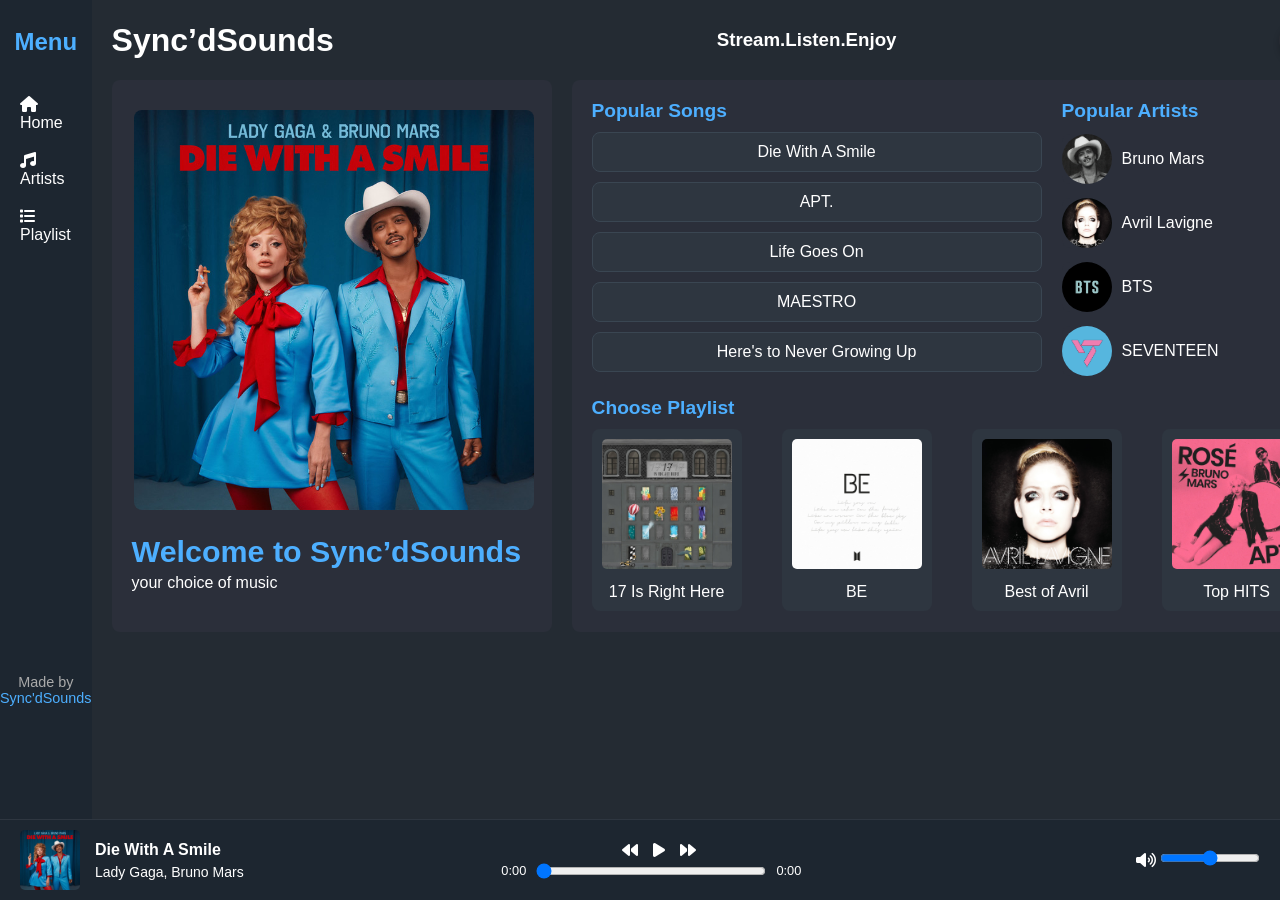
<file: index.html>
<!DOCTYPE html>
<html lang="en">
<head>
    <meta charset="UTF-8">
    <meta name="viewport" content="width=device-width, initial-scale=1.0">
    <title>Sync’dSounds</title>
    <link rel="icon" href="data:image/svg+xml,<svg xmlns='http://www.w3.org/2000/svg' width='512' height='512' viewBox='0 0 512 512'><circle cx='256' cy='256' r='256' fill='%231e1e1e'/><text x='50%25' y='50%25' text-anchor='middle' fill='%234dafff' font-family='Arial, sans-serif' font-size='200' dy='.3em' font-weight='bold'>S'dS</text></svg>">
    <link rel="stylesheet" href="style.css">
    <link rel="stylesheet" href="https://cdnjs.cloudflare.com/ajax/libs/font-awesome/4.7.0/css/font-awesome.min.css">
    <link rel="stylesheet" href="https://cdnjs.cloudflare.com/ajax/libs/font-awesome/6.0.0-beta3/css/all.min.css">
</head>
<body>
    <div class="container">
        <div class="sidebar">
            <div class="brand">Menu</div>
            <nav class="menu">
              <ul>
                <li>
                    <a href="index.html">
                      <i class="fas fa-home"></i> Home
                    </a>
                </li> 
                <li>
                    <a href="Artist.html">
                      <i class="fas fa-music"></i>Artists
                    </a>
                </li> 
                <li class="dropdown">  
                  <i class="fas fa-list"></i> Playlist
                  <ul class="dropdown-menu">
                    <li><a href="P1.html">17 Is Right Here</a></li>
                    <li><a href="P2.html">BE</a></li>
                    <li><a href="P3.html">Best of Avril</a></li>
                    <li><a href="P4.html">Top Hits</a></li>
                  </ul>
                </li>
              </ul>
            </nav>
            <div class="footer">
              Made by <a>Sync'dSounds</a>
            </div>
          </div>
          
        <main class="main">
            <header class="header">
                <h1>Sync’dSounds</h1>
                <div class="header-center">
                    <h3>Stream.Listen.Enjoy</h3>
                </div>                
                <div class="login">
                    <a href="login.html">
                    <i class="fa-solid fa-user"></i>
                    </a>
                </div>
            </header>

            <section class="main-content">
                <div class="player-and-playlist">
                    <div class="player-section">
                        <div class="album-container">
                            <img id="player-track-image" src="pictures/Diewithasmile.jpg" alt="Album Cover">
                            <div>
                                <h3 id="player-track-title">Welcome to Sync’dSounds</h3>
                                <p id="player-track-artist">your choice of music</p>
                            </div>
                        </div>
                    </div>
            
                    <div class="playlist-section">
                        <div class="songs-and-artists">
                            <div class="popular-songs">
                                <h3>Popular Songs</h3>
                                <ul class="song-list">
                                    <li class="song-item">
                                        <div class="song-container" data-audio="Random/Die with a smile.mp3" data-title="Die With A Smile" data-artist="Lady Gaga, Bruno Mars" data-image="pictures/Diewithasmile.jpg">
                                            Die With A Smile
                                        </div>
                                    </li>
                                    <li class="song-item">
                                        <div class="song-container" data-audio="Random/APT..mp3" data-title="APT." data-artist="Rosé, Bruno Mars" data-image="pictures/Apt.jpg">
                                        APT.
                                        </div>
                                    </li>
                                    <li class="song-item">
                                        <div class="song-container" data-audio="BTS/Life Goes On.mp3" data-title="Life Goes On" data-artist="BTS" data-image="pictures/bts.jpg">
                                        Life Goes On
                                        </div>
                                    </li>
                                    <li class="song-item">
                                        <div class="song-container" data-audio="songs/Maestro.mp3" data-title="MAESTRO" data-artist="SEVENTEEN" data-image="pictures/17_Is_Right_Here.jpg">
                                        MAESTRO
                                        </div>
                                    </li>
                                    <li class="song-item">
                                        <div class="song-container" data-audio="Avril/Here's to Never Growing Up.mp3" data-title="Here's to Never Growing Up" data-artist="Avril Lavigne" data-image="pictures/GrowingUp.jpg" >
                                            Here's to Never Growing Up
                                        </div>
                                    </li>
                                    <li class="song-item-hidden">
                                        <div class="song-container" data-audio="Random/Birds of a feather.mp3" data-title="BIRDS OF A FEATHER" data-artist="Billie Eilish" data-image="pictures/Billie.jpg">
                                        </div>
                                    </li>
                                    <li class="song-item-hidden">
                                        <div class="song-container" data-audio="Avril/Girlfriend.mp3" data-title="Girlfriend" data-artist="Avril Lavigne" data-image="pictures/girlfriend.jpg">
                                        </div>
                                    </li>
                                    <li class="song-item-hidden">
                                        <div class="song-container" data-audio="BTS/Fly To My Room.mp3" data-title="Fly To My Room" data-artist="BTS" data-image="pictures/bts.jpg">
                                        </div>
                                    </li>
                                    <li class="song-item-hidden">
                                        <div class="song-container" data-audio="songs/Fallin' Flower.mp3" data-title="Fallin' Flower (Korean Ver.)" data-artist="SEVENTEEN" data-image="pictures/17_Is_Right_Here.jpg" >
                                        </div>
                                    </li>
                                    <li class="song-item-hidden">
                                        <div class="song-container" data-audio="Avril/spotifydown.com - Sk8er Boi.mp3" data-title="Sk8ter Boi" data-artist="Avril Lavigne" data-image="pictures/LetGo.jpg" >
                                        </div>
                                    </li>
                                    <li class="song-item-hidden">
                                        <div class="song-container" data-audio="Random/m00d.mp3" data-title="m00d" data-artist="LAYYI" data-image="pictures/layyi.jpg" >
                                        </div>
                                    </li>
                                    <li class="song-item-hidden">
                                        <div class="song-container" data-audio="Random/blue.mp3" data-title="blue" data-artist="yung-kai" data-image="pictures/blue.jpg">
                                        </div>
                                    </li>
                                    <li class="song-item-hidden">
                                        <div class="song-container" data-audio="songs/Lalali.mp3" data-title="LALALI" data-artist="SEVENTEEN" data-image="pictures/17_Is_Right_Here.jpg">
                                        </div>
                                    </li>
                                    <li class="song-item-hidden">
                                        <div class="song-container" data-audio="BTS/Blue & Grey.mp3" data-title="Blue & Grey" data-artist="BTS" data-image="pictures/bts.jpg">
                                        </div>
                                    </li>
                                    <li class="song-item-hidden">
                                        <div class="song-container" data-audio="BTS/Telepathy.mp3" data-title="Telepathy" data-artist="BTS" data-image="pictures/bts.jpg">
                                        </div>
                                    </li>
                                    <li class="song-item-hidden">
                                        <div class="song-container" data-audio="Avril/Wish You Were Here.mp3" data-title="Wish You Were Here" data-artist="Avril Lavigne" data-image="pictures/Wishyouwerehere.jpg">
                                        </div>
                                    </li>
                                    <li class="song-item-hidden">
                                        <div class="song-container" data-audio="Avril/spotifydown.com - Complicated.mp3" data-title="Complicated" data-artist="Avril Lavigne" data-image="pictures/LetGo.jpg">
                                        </div>
                                    </li>
                                    <li class="song-item-hidden">
                                        <div class="song-container" data-audio="songs/Spell.mp3" data-title="Spell" data-artist="SEVENTEEN" data-image="pictures/17_Is_Right_Here.jpg">
                                        </div>
                                    </li>
                                    <li class="song-item-hidden">
                                        <div class="song-container" data-audio="songs/Cheers to youth.mp3" data-title="Cheers to Youth" data-artist="SEVENTEEN" data-image="pictures/17_Is_Right_Here.jpg">
                                        </div>
                                    </li>
                                    <li class="song-item-hidden">
                                        <div class="song-container" data-audio="BTS/Dis-ease.mp3" data-title="Dis-ease" data-artist="BTS" data-image="pictures/bts.jpg">
                                        </div>
                                    </li>
                                </ul>
                            </div>

                            <div class="popular-artists">
                                <h3>Popular Artists</h3>
                                <ul class="artist-list">
                                    <li class="artist-item">
                                        <div class="artist-container">
                                            <img src="pictures/bruno.jpg" alt="Bruno Mars" class="artist-image">
                                            Bruno Mars
                                        </div>
                                    </li>
                                    <li class="artist-item">
                                        <div class="artist-container">
                                            <img src="pictures/GrowingUp.jpg" alt="Avril Lavigne" class="artist-image">
                                            Avril Lavigne
                                        </div>
                                    </li>
                                    <li class="artist-item">
                                        <div class="artist-container">
                                            <img src="pictures/bangtan.jpg" alt="BTS" class="artist-image">
                                            BTS
                                        </div>
                                    </li>
                                    <li class="artist-item">
                                        <div class="artist-container">
                                            <img src="pictures/svt.jpg" alt="SEVENTEEN" class="artist-image">
                                            SEVENTEEN
                                        </div>
                                    </li>
                                </ul>
                            </div>
                        </div>

                        <div class="choose-playlist">
                            <h3>Choose Playlist</h3>
                            <div class="playlist-options">
                                <div class="playlist-card">
                                    <a href="P1.html">
                                    <img src="pictures/17_Is_Right_Here.jpg" alt="17 Right Here">
                                    </a>
                                    <p>17 Is Right Here</p>
                                </div>
                                <div class="playlist-card">
                                    <a href="P2.html">
                                    <img src="pictures/bts.jpg" alt="BE">
                                    </a>
                                    <p>BE</p>
                                </div>
                                <div class="playlist-card">
                                    <a href="P3.html">
                                    <img src="pictures/GrowingUp.jpg" alt="17 Right Here">
                                    </a>
                                    <p>Best of Avril</p>
                                </div>
                                <div class="playlist-card">
                                    <a href="P4.html">
                                    <img src="pictures/Apt.jpg" alt="APT">
                                    </a>
                                    <p>Top HITS</p>
                                </div>
                            </div>
                        </div>
                    </div>

                </div>
            </section>            
            
        </main>

        <footer class="media-controls">
            <div class="footer-player">
                <div id="footer-track-info">
                    <img id="footer-track-image" src="pictures/Diewithasmile.jpg" alt="Album Cover" />
                    <div>
                        <p id="footer-track-title">Die With A Smile</p>
                        <p id="footer-track-artist">Lady Gaga, Bruno Mars</p>
                    </div>
                </div>

                <div class="footer-controls-center">
                    <div class="footer-buttons">
                        <i class="fa fa-backward" id="prev-button"></i>
                        <i class="fa fa-play" id="play-button"></i>
                        <i class="fa fa-forward" id="next-button"></i>
                    </div>
                    <div class="time-display">
                        <span id="current-time">0:00</span>
                        <input type="range" id="progress-slider" value="0" min="0" max="100">
                        <span id="total-time">0:00</span>
                    </div>
                </div>

                <div class="volume-control">
                    <i class="fa-solid fa-volume-high"></i>
                    <input type="range" id="volume-slider" min="0" max="1" step="0.01" value="0.5">
                </div>
                
            </div>
        </footer>
    </div>
</body>
</html>

<script>
    document.addEventListener("DOMContentLoaded", () => {
    const songItems = document.querySelectorAll(".song-container");
    const playButton = document.querySelector("#play-button");
    const prevButton = document.querySelector("#prev-button");
    const nextButton = document.querySelector("#next-button");
    const progressSlider = document.querySelector("#progress-slider");
    const currentTimeDisplay = document.querySelector("#current-time");
    const totalTimeDisplay = document.querySelector("#total-time");

    const volumeSlider = document.querySelector("#volume-slider");
    const volumeIcon = document.querySelector(".fa-solid.fa-volume-high");

    volumeSlider.addEventListener("input", (e) => {
        const volume = e.target.value;
        if (currentAudio) {
            currentAudio.volume = volume;
        }
    });
    

    const footerTrackTitle = document.querySelector("#footer-track-title");
    const footerTrackArtist = document.querySelector("#footer-track-artist");
    const footerTrackImage = document.querySelector("#footer-track-image");

    const playerTrackTitle = document.querySelector("#player-track-title");
    const playerTrackArtist = document.querySelector("#player-track-artist");
    const playerTrackImage = document.querySelector("#player-track-image");

    const pauseButtonClass = "fa-pause";
    const playButtonClass = "fa-play";

    let currentAudio = null;
    let currentSongIndex = -1;
    let isPlaying = false;
    let updateInterval = null;

    function playSong(index) {
        if (currentAudio) {
            currentAudio.pause();
            currentAudio.currentTime = 0;
            clearInterval(updateInterval);
        }

        currentSongIndex = index;
        const selectedSong = songItems[currentSongIndex];

        const audioSrc = selectedSong.getAttribute("data-audio");
        const songTitle = selectedSong.getAttribute("data-title");
        const songArtist = selectedSong.getAttribute("data-artist");
        const songImage = selectedSong.getAttribute("data-image");

        footerTrackTitle.textContent = songTitle || "Unknown Title";
        footerTrackArtist.textContent = songArtist || "Unknown Artist";
        footerTrackImage.src = songImage || "default-image.jpg"; 

        playerTrackTitle.textContent = songTitle || "Unknown Title";
        playerTrackArtist.textContent = songArtist || "Unknown Artist";
        playerTrackImage.src = songImage || "default-image.jpg"; 

        currentAudio = new Audio(audioSrc);

        currentAudio.addEventListener("loadedmetadata", () => {
            const totalSeconds = Math.floor(currentAudio.duration);
            totalTimeDisplay.textContent = formatTime(totalSeconds);
            progressSlider.max = totalSeconds;
        });

        currentAudio.play();
        isPlaying = true;
        updatePlayButton(true);

        updateInterval = setInterval(updateProgress, 1000);
        currentAudio.addEventListener("ended", playNextSong);
    }

    function playNextSong() {
        const nextIndex = (currentSongIndex + 1) % songItems.length;
        playSong(nextIndex);
    }

    function updatePlayButton(isPlaying) {
        if (isPlaying) {
            playButton.classList.remove(playButtonClass);
            playButton.classList.add(pauseButtonClass);
        } else {
            playButton.classList.remove(pauseButtonClass);
            playButton.classList.add(playButtonClass);
        }
    }

    function updateProgress() {
        if (currentAudio) {
            progressSlider.value = Math.floor(currentAudio.currentTime);
            currentTimeDisplay.textContent = formatTime(Math.floor(currentAudio.currentTime));
        }
    }

    function formatTime(seconds) {
        const minutes = Math.floor(seconds / 60);
        const remainingSeconds = seconds % 60;
        return `${minutes}:${remainingSeconds.toString().padStart(2, "0")}`;
    }

    playButton.addEventListener("click", () => {
        if (!currentAudio) return;

        if (isPlaying) {
            currentAudio.pause();
            isPlaying = false;
        } else {
            currentAudio.play();
            isPlaying = true;
        }
        updatePlayButton(isPlaying);
    });

    prevButton.addEventListener("click", () => {
        if (songItems.length === 0) return;

        const prevIndex = (currentSongIndex - 1 + songItems.length) % songItems.length;
        playSong(prevIndex);
    });

    nextButton.addEventListener("click", () => {
        if (songItems.length === 0) return;

        const nextIndex = (currentSongIndex + 1) % songItems.length;
        playSong(nextIndex);
    });

    progressSlider.addEventListener("input", (e) => {
        if (currentAudio) {
            currentAudio.currentTime = e.target.value;
            currentTimeDisplay.textContent = formatTime(Math.floor(currentAudio.currentTime));
        }
    });

    songItems.forEach((item, index) => {
        item.addEventListener("click", () => {
            playSong(index);
        });
    });
});
</script>
</file>
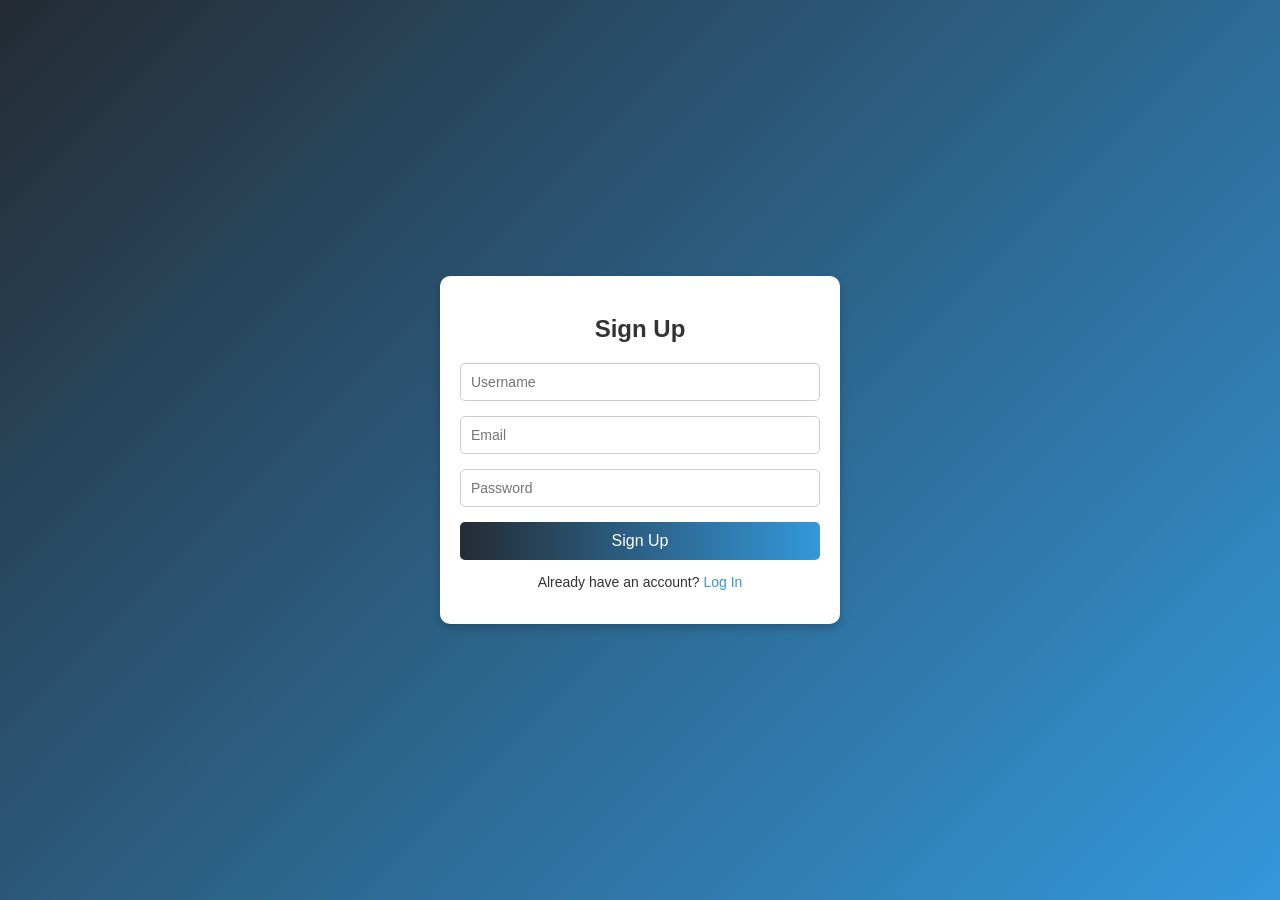
<file: login.html>
<!DOCTYPE html>
<html lang="en">
<head>
  <meta charset="UTF-8">
  <meta name="viewport" content="width=device-width, initial-scale=1.0">
  <title>Sign Up and Log In</title>
  <link rel="icon" href="data:image/svg+xml,<svg xmlns='http://www.w3.org/2000/svg' width='512' height='512' viewBox='0 0 512 512'><circle cx='256' cy='256' r='256' fill='%231e1e1e'/><text x='50%25' y='50%25' text-anchor='middle' fill='%234dafff' font-family='Arial, sans-serif' font-size='200' dy='.3em' font-weight='bold'>S'dS</text></svg>">
  <link rel="stylesheet" href="login.css">
</head>
<body>
  <div class="form-container">
    <!-- Sign Up Form -->
    <div class="form-card" id="sign-up-form">
      <h2>Sign Up</h2>
      <form onsubmit="redirectToLogin(event)">
        <input type="text" placeholder="Username" required>
        <input type="email" placeholder="Email" required>
        <input type="password" placeholder="Password" required>
        <button type="submit">Sign Up</button>
        <p>Already have an account? <a href="#" onclick="showLoginForm()">Log In</a></p>
      </form>
    </div>

    <!-- Log In Form -->
    <div class="form-card hidden" id="log-in-form">
      <h2>Log In</h2>
      <form onsubmit="redirectToHome(event)">
        <input type="text" placeholder="Username" required>
        <input type="password" placeholder="Password" required>
        <a href="#" class="forgot-password">Forgot password?</a>
        <button type="submit">Log In</button>
        <p>Don't have an account? <a href="#" onclick="showSignUpForm()">Sign Up</a></p>
      </form>
    </div>
  </div>

  <script>
    function showLoginForm() {
      document.getElementById('sign-up-form').classList.add('hidden');
      document.getElementById('log-in-form').classList.remove('hidden');
    }

    function showSignUpForm() {
      document.getElementById('log-in-form').classList.add('hidden');
      document.getElementById('sign-up-form').classList.remove('hidden');
    }

    function redirectToLogin(event) { 
  event.preventDefault();
  showLoginForm();
}

function redirectToHome(event) {
  event.preventDefault();
  window.location.href = "index.html";
}

  </script>
</body>
</html>
</file>
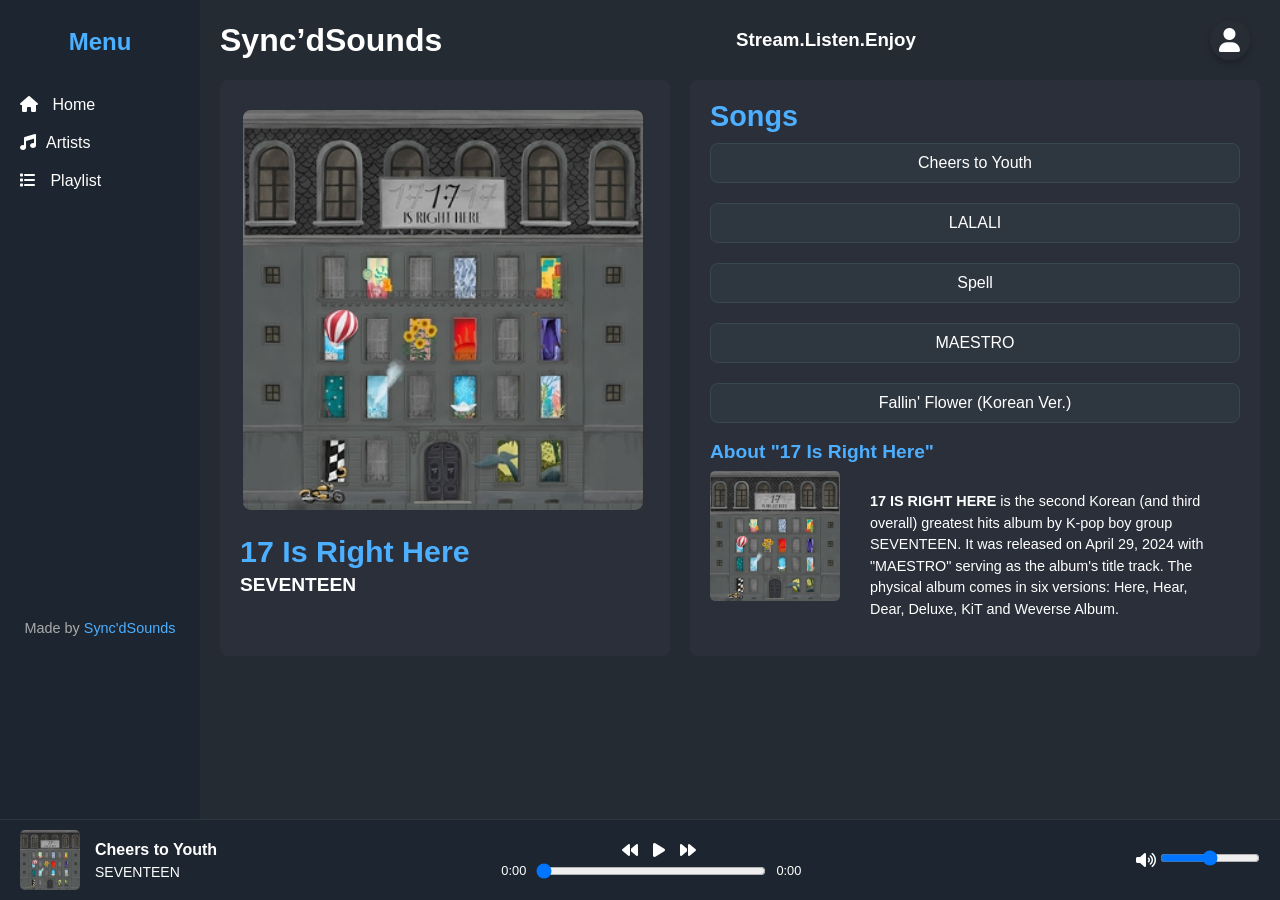
<file: P1.html>
<!DOCTYPE html>
<html lang="en">
<head>
    <meta charset="UTF-8">
    <meta name="viewport" content="width=device-width, initial-scale=1.0">
    <title>Sync’dSounds</title>
    <link rel="stylesheet" href="playlist.css">
    <link rel="icon" href="data:image/svg+xml,<svg xmlns='http://www.w3.org/2000/svg' width='512' height='512' viewBox='0 0 512 512'><circle cx='256' cy='256' r='256' fill='%231e1e1e'/><text x='50%25' y='50%25' text-anchor='middle' fill='%234dafff' font-family='Arial, sans-serif' font-size='200' dy='.3em' font-weight='bold'>S'dS</text></svg>">
    <link rel="stylesheet" href="https://cdnjs.cloudflare.com/ajax/libs/font-awesome/4.7.0/css/font-awesome.min.css">
    <link rel="stylesheet" href="https://cdnjs.cloudflare.com/ajax/libs/font-awesome/6.0.0-beta3/css/all.min.css">
</head>
<body>
    <div class="container">
        <div class="sidebar">
            <div class="brand">Menu</div>
            <nav class="menu">
              <ul>
                <li>
                    <a href="index.html">
                      <i class="fas fa-home"></i> Home
                    </a>
                </li>                  
                <li>
                    <a href="Artist.html">
                      <i class="fas fa-music"></i>Artists
                    </a>
                </li> 
                <li class="dropdown">  
                  <i class="fas fa-list"></i> Playlist
                  <ul class="dropdown-menu">
                    <li><a href="P1.html">17 Is Right Here</a></li>
                    <li><a href="P2.html">BE</a></li>
                    <li><a href="P3.html">Best of Avril</a></li>
                    <li><a href="P4.html">Top Hits</a></li>
                  </ul>
                </li>
              </ul>
            </nav>
            <div class="footer">
              Made by <a>Sync'dSounds</a>
            </div>
          </div>

        <main class="main">
            <header class="header">
                <h1>Sync’dSounds</h1>
                <div class="header-center">
                    <h3>Stream.Listen.Enjoy</h3>
                </div> 
                <div class="login">
                    <a href="login.html">
                    <i class="fa-solid fa-user"></i>
                    </a>
                </div>
            </header>

            <section class="main-content">
                <div class="player-and-playlist">
                    <div class="player-section">
                        <div class="album-info">
                            <img src="pictures/17_Is_Right_Here.jpg" alt="Album Cover" class="album-cover">
                            <h2>17 Is Right Here</h2>
                            <h3>SEVENTEEN</h3>
                        </div>
                    </div>

                    <div class="playlist-section">
                        <div class="songs-and-album">
                            <div class="songs">
                                <h3>Songs</h3>
                                <ul class="song-list">
                                    <li class="song-item">
                                        <div class="song-container" data-audio="songs/Cheers to youth.mp3" data-title="Cheers to Youth" data-artist="SEVENTEEN" data-image="pictures/17_Is_Right_Here.jpg">
                                        Cheers to Youth
                                        </div>
                                    </li>
                                    <li class="song-item">
                                        <div class="song-container" data-audio="songs/Lalali.mp3" data-title="LALALI" data-artist="SEVENTEEN" data-image="pictures/17_Is_Right_Here.jpg">
                                        LALALI
                                        </div>
                                    </li>
                                    <li class="song-item">
                                        <div class="song-container" data-audio="songs/Spell.mp3" data-title="Spell" data-artist="SEVENTEEN" data-image="pictures/17_Is_Right_Here.jpg">
                                        Spell
                                        </div>
                                    </li>
                                    <li class="song-item">
                                        <div class="song-container" data-audio="songs/Maestro.mp3" data-title="MAESTRO" data-artist="SEVENTEEN" data-image="pictures/17_Is_Right_Here.jpg">
                                        MAESTRO
                                        </div>
                                    </li>
                                    <li class="song-item">
                                        <div class="song-container" data-audio="songs/Fallin' Flower.mp3" data-title="Fallin' Flower (Korean Ver.)" data-artist="SEVENTEEN" data-image="pictures/17_Is_Right_Here.jpg" >
                                            Fallin' Flower (Korean Ver.)
                                        </div>
                                    </li>
                                </ul>
                            </div>
                        </div>

                        <div class="about-album">
                            <h2>About "17 Is Right Here"</h2>
                            <div class="album-infos">
                            <img src="pictures/17_Is_Right_Here.jpg" alt="Artist Picture" class="album-picture">
                            <p class="album-description">
                                <b>17 IS RIGHT HERE</b> is the second Korean (and third overall) greatest hits album by K-pop boy group SEVENTEEN. 
                                It was released on April 29, 2024 with "MAESTRO" serving as the album's title track.
                                The physical album comes in six versions: Here, Hear, Dear, Deluxe, KiT and Weverse Album.
                            </p>
                            </div>
                        </div>

                    </div>

                </div>
            </section>               
        </main>

        <footer class="media-controls">
            <div class="footer-player">
                <div id="footer-track-info">
                    <img id="footer-track-image" src="pictures/17_Is_Right_Here.jpg" alt="Album Cover" />
                    <div>
                        <p id="footer-track-title">Cheers to Youth</p>
                        <p id="footer-track-artist">SEVENTEEN</p>
                    </div>
                </div>

                <div class="footer-controls-center">
                    <div class="footer-buttons">
                        <i class="fa fa-backward" id="prev-button"></i>
                        <i class="fa fa-play" id="play-button"></i>
                        <i class="fa fa-forward" id="next-button"></i>
                    </div>
                    <div class="time-display">
                        <span id="current-time">0:00</span>
                        <input type="range" id="progress-slider" value="0" min="0" max="100">
                        <span id="total-time">0:00</span>
                    </div>
                </div>

                <div class="volume-control">
                    <i class="fa-solid fa-volume-high"></i>
                    <input type="range" id="volume-slider" min="0" max="1" step="0.01" value="0.5">
                </div>
            </div>
        </footer>
    </div>
</body>
</html>

<script>
    document.addEventListener("DOMContentLoaded", () => {
        const songItems = document.querySelectorAll(".song-container");
        const playButton = document.querySelector("#play-button");
        const prevButton = document.querySelector("#prev-button");
        const nextButton = document.querySelector("#next-button");
        const progressSlider = document.querySelector("#progress-slider");
        const currentTimeDisplay = document.querySelector("#current-time");
        const totalTimeDisplay = document.querySelector("#total-time");
    
        const footerTrackTitle = document.querySelector("#footer-track-title");
        const footerTrackArtist = document.querySelector("#footer-track-artist");
        const footerTrackImage = document.querySelector("#footer-track-image");
    
        const pauseButtonClass = "fa-pause";
        const playButtonClass = "fa-play";
    
        let currentAudio = null;
        let currentSongIndex = -1;
        let isPlaying = false;
        let updateInterval = null;
    
        const volumeSlider = document.querySelector("#volume-slider");
        volumeSlider.addEventListener("input", (e) => {
            if (currentAudio) {
                currentAudio.volume = e.target.value; 
            }
        });
    
        function playSong(index) {
            if (currentAudio) {
                currentAudio.pause();
                currentAudio.currentTime = 0;
                clearInterval(updateInterval);
            }
    
            currentSongIndex = index;
            const selectedSong = songItems[currentSongIndex];
    
            const audioSrc = selectedSong.getAttribute("data-audio");
            const songTitle = selectedSong.getAttribute("data-title");
            const songArtist = selectedSong.getAttribute("data-artist");
            const songImage = selectedSong.getAttribute("data-image");
    
            footerTrackTitle.textContent = songTitle || "Unknown Title";
            footerTrackArtist.textContent = songArtist || "Unknown Artist";
            footerTrackImage.src = songImage || "default-image.jpg"; 
    
            currentAudio = new Audio(audioSrc);
    
            currentAudio.addEventListener("loadedmetadata", () => {
                const totalSeconds = Math.floor(currentAudio.duration);
                totalTimeDisplay.textContent = formatTime(totalSeconds);
                progressSlider.max = totalSeconds;
            });
    
            currentAudio.play();
            isPlaying = true;
            updatePlayButton(true);
    
            updateInterval = setInterval(updateProgress, 1000);
    
            currentAudio.addEventListener("ended", playNextSong);
        }
    
        function playNextSong() {
            const nextIndex = (currentSongIndex + 1) % songItems.length;
            playSong(nextIndex);
        }
    
        function updatePlayButton(isPlaying) {
            if (isPlaying) {
                playButton.classList.remove(playButtonClass);
                playButton.classList.add(pauseButtonClass);
            } else {
                playButton.classList.remove(pauseButtonClass);
                playButton.classList.add(playButtonClass);
            }
        }
    
        function updateProgress() {
            if (currentAudio) {
                progressSlider.value = Math.floor(currentAudio.currentTime);
                currentTimeDisplay.textContent = formatTime(Math.floor(currentAudio.currentTime));
            }
        }
    
        function formatTime(seconds) {
            const minutes = Math.floor(seconds / 60);
            const remainingSeconds = seconds % 60;
            return `${minutes}:${remainingSeconds.toString().padStart(2, "0")}`;
        }
    
        playButton.addEventListener("click", () => {
            if (!currentAudio) return;
    
            if (isPlaying) {
                currentAudio.pause();
                isPlaying = false;
            } else {
                currentAudio.play();
                isPlaying = true;
            }
            updatePlayButton(isPlaying);
        });
    
        prevButton.addEventListener("click", () => {
            if (songItems.length === 0) return;
    
            const prevIndex = (currentSongIndex - 1 + songItems.length) % songItems.length;
            playSong(prevIndex);
        });
    
        nextButton.addEventListener("click", () => {
            if (songItems.length === 0) return;
    
            const nextIndex = (currentSongIndex + 1) % songItems.length;
            playSong(nextIndex);
        });
    
        progressSlider.addEventListener("input", (e) => {
            if (currentAudio) {
                currentAudio.currentTime = e.target.value;
                currentTimeDisplay.textContent = formatTime(Math.floor(currentAudio.currentTime));
            }
        });
    
        songItems.forEach((item, index) => {
            item.addEventListener("click", () => {
                playSong(index);
            });
        });
    });
    </script>
</file>
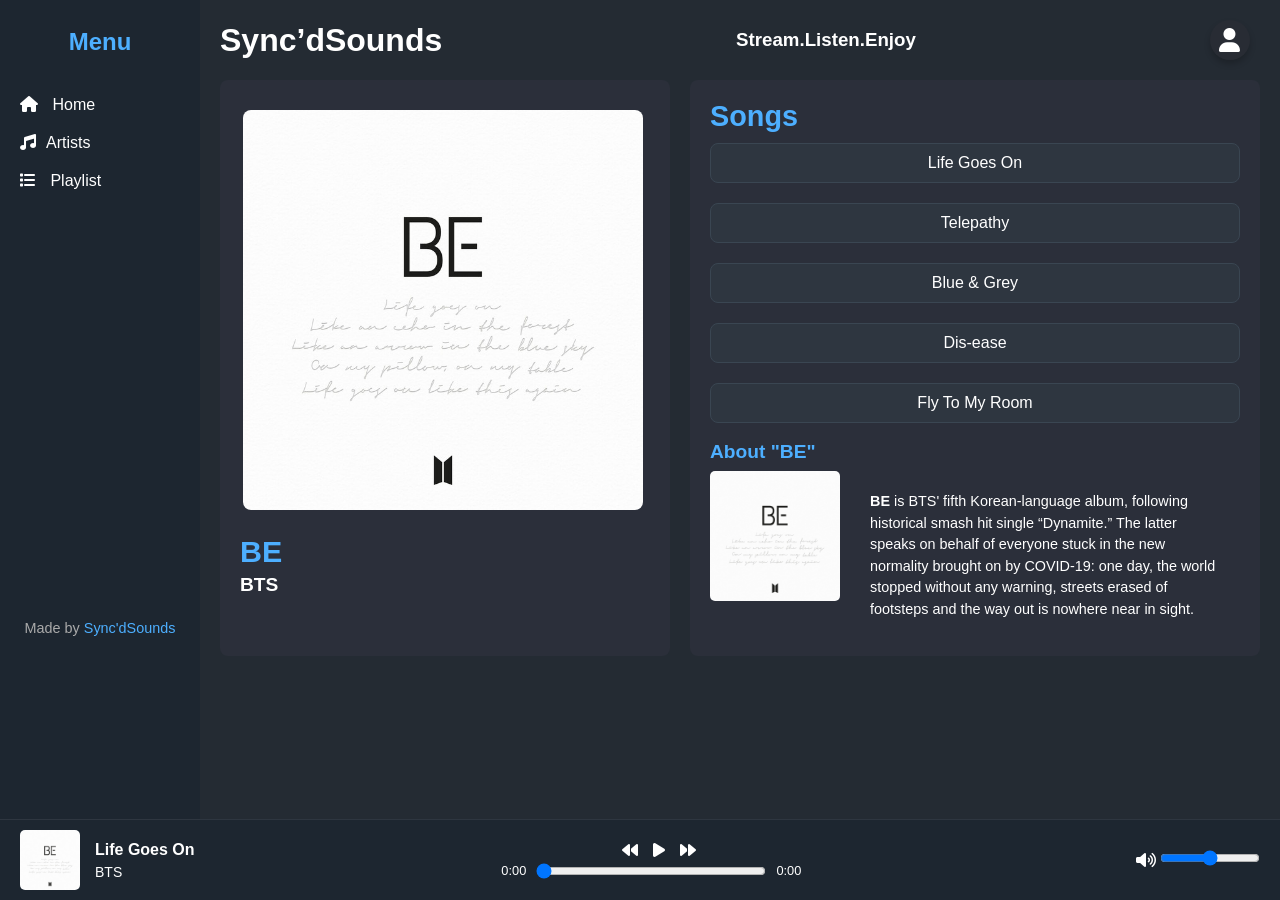
<file: P2.html>
<!DOCTYPE html>
<html lang="en">
<head>
    <meta charset="UTF-8">
    <meta name="viewport" content="width=device-width, initial-scale=1.0">
    <title>Sync’dSounds</title>
    <link rel="stylesheet" href="playlist.css">
    <link rel="icon" href="data:image/svg+xml,<svg xmlns='http://www.w3.org/2000/svg' width='512' height='512' viewBox='0 0 512 512'><circle cx='256' cy='256' r='256' fill='%231e1e1e'/><text x='50%25' y='50%25' text-anchor='middle' fill='%234dafff' font-family='Arial, sans-serif' font-size='200' dy='.3em' font-weight='bold'>S'dS</text></svg>">
    <link rel="stylesheet" href="https://cdnjs.cloudflare.com/ajax/libs/font-awesome/4.7.0/css/font-awesome.min.css">
    <link rel="stylesheet" href="https://cdnjs.cloudflare.com/ajax/libs/font-awesome/6.0.0-beta3/css/all.min.css">
</head>
<body>
    <div class="container">
        <div class="sidebar">
            <div class="brand">Menu</div>
            <nav class="menu">
              <ul>
                <li>
                    <a href="index.html">
                      <i class="fas fa-home"></i> Home
                    </a>
                </li> 
                <li>
                    <a href="Artist.html">
                      <i class="fas fa-music"></i>Artists
                    </a>
                </li> 
                <li class="dropdown">  
                  <i class="fas fa-list"></i> Playlist
                  <ul class="dropdown-menu">
                    <li><a href="P1.html">17 Is Right Here</a></li>
                    <li><a href="P2.html">BE</a></li>
                    <li><a href="P3.html">Best of Avril</a></li>
                    <li><a href="P4.html">Top Hits</a></li>
                  </ul>
                </li>
              </ul>
            </nav>
            <div class="footer">
              Made by <a href="#">Sync'dSounds</a>
            </div>
          </div>

        <main class="main">
            <header class="header">
                <h1>Sync’dSounds</h1>
                <div class="header-center">
                    <h3>Stream.Listen.Enjoy</h3>
                </div> 
                <div class="login">
                    <a href="login.html">
                    <i class="fa-solid fa-user"></i>
                    </a>
                </div>
            </header>

            <section class="main-content">

                <div class="player-and-playlist">
                    <div class="player-section">
                        <div class="album-info">
                            <img src="pictures/bts.jpg" alt="Album Cover" class="album-cover">
                            <h2>BE</h2>
                            <h3>BTS</h3>
                        </div>
                    </div>

                    <div class="playlist-section">
                        <div class="songs-and-album">
                            <div class="songs">
                                <h3>Songs</h3>
                                <ul class="song-list">
                                    <li class="song-item">
                                        <div class="song-container" data-audio="BTS/Life Goes On.mp3" data-title="Life Goes On" data-artist="BTS" data-image="pictures/bts.jpg">
                                        Life Goes On
                                        </div>
                                    </li>
                                    <li class="song-item">
                                        <div class="song-container" data-audio="BTS/Telepathy.mp3" data-title="Telepathy" data-artist="BTS" data-image="pictures/bts.jpg">
                                        Telepathy
                                        </div>
                                    </li>
                                    <li class="song-item">
                                        <div class="song-container" data-audio="BTS/Blue & Grey.mp3" data-title="Blue & Grey" data-artist="BTS" data-image="pictures/bts.jpg">
                                        Blue & Grey
                                        </div>
                                    </li>
                                    <li class="song-item">
                                        <div class="song-container" data-audio="BTS/Dis-ease.mp3" data-title="Dis-ease" data-artist="BTS" data-image="pictures/bts.jpg">
                                        Dis-ease
                                        </div>
                                    </li>
                                    <li class="song-item">
                                        <div class="song-container" data-audio="BTS/Fly To My Room.mp3" data-title="Fly To My Room" data-artist="BTS" data-image="pictures/bts.jpg" >
                                        Fly To My Room
                                        </div>
                                    </li>
                                </ul>
                            </div>
                        </div>

                        <div class="about-album">
                            <h2>About "BE"</h2>
                            <div class="album-infos">
                            <img src="pictures/bts.jpg" alt="Artist Picture" class="album-picture">
                            <p class="album-description">
                                <b>BE</b> is BTS' fifth Korean-language album, following historical smash hit single “Dynamite.”
                                The latter speaks on behalf of everyone stuck in the new normality brought on by COVID-19: one day, 
                                the world stopped without any warning, streets erased of footsteps and the way out is nowhere near in sight.
                            </p>
                            </div>
                        </div>

                    </div>

                </div>
            </section>            
        </main>

        <footer class="media-controls">
            <div class="footer-player">
                <div id="footer-track-info">
                    <img id="footer-track-image" src="pictures/bts.jpg" alt="Album Cover" />
                    <div>
                        <p id="footer-track-title">Life Goes On</p>
                        <p id="footer-track-artist">BTS</p>
                    </div>
                </div>

                <div class="footer-controls-center">
                    <div class="footer-buttons">
                        <i class="fa fa-backward" id="prev-button"></i>
                        <i class="fa fa-play" id="play-button"></i>
                        <i class="fa fa-forward" id="next-button"></i>
                    </div>
                    <div class="time-display">
                        <span id="current-time">0:00</span>
                        <input type="range" id="progress-slider" value="0" min="0" max="100">
                        <span id="total-time">0:00</span>
                    </div>
                </div>

                <div class="volume-control">
                    <i class="fa-solid fa-volume-high"></i>
                    <input type="range" id="volume-slider" min="0" max="1" step="0.01" value="0.5">
                </div>
            </div>
        </footer>

    </div>
</body>
</html>

<script>
    document.addEventListener("DOMContentLoaded", () => {
        const songItems = document.querySelectorAll(".song-container");
        const playButton = document.querySelector("#play-button");
        const prevButton = document.querySelector("#prev-button");
        const nextButton = document.querySelector("#next-button");
        const progressSlider = document.querySelector("#progress-slider");
        const currentTimeDisplay = document.querySelector("#current-time");
        const totalTimeDisplay = document.querySelector("#total-time");
    
        const footerTrackTitle = document.querySelector("#footer-track-title");
        const footerTrackArtist = document.querySelector("#footer-track-artist");
        const footerTrackImage = document.querySelector("#footer-track-image");
    
        const pauseButtonClass = "fa-pause";
        const playButtonClass = "fa-play";
    
        let currentAudio = null;
        let currentSongIndex = -1;
        let isPlaying = false;
        let updateInterval = null;

        const volumeSlider = document.querySelector("#volume-slider");
        volumeSlider.addEventListener("input", (e) => {
            if (currentAudio) {
                currentAudio.volume = e.target.value; 
            }
        });
    
        function playSong(index) {
            if (currentAudio) {
                currentAudio.pause();
                currentAudio.currentTime = 0;
                clearInterval(updateInterval);
            }
    
            currentSongIndex = index;
            const selectedSong = songItems[currentSongIndex];
    
            const audioSrc = selectedSong.getAttribute("data-audio");
            const songTitle = selectedSong.getAttribute("data-title");
            const songArtist = selectedSong.getAttribute("data-artist");
            const songImage = selectedSong.getAttribute("data-image");
    
            footerTrackTitle.textContent = songTitle || "Unknown Title";
            footerTrackArtist.textContent = songArtist || "Unknown Artist";
            footerTrackImage.src = songImage || "default-image.jpg"; 
    
            currentAudio = new Audio(audioSrc);
    
            currentAudio.addEventListener("loadedmetadata", () => {
                const totalSeconds = Math.floor(currentAudio.duration);
                totalTimeDisplay.textContent = formatTime(totalSeconds);
                progressSlider.max = totalSeconds;
            });
    
            currentAudio.play();
            isPlaying = true;
            updatePlayButton(true);
    
            updateInterval = setInterval(updateProgress, 1000);
    
            currentAudio.addEventListener("ended", playNextSong);
        }
    
        function playNextSong() {
            const nextIndex = (currentSongIndex + 1) % songItems.length;
            playSong(nextIndex);
        }
    
        function updatePlayButton(isPlaying) {
            if (isPlaying) {
                playButton.classList.remove(playButtonClass);
                playButton.classList.add(pauseButtonClass);
            } else {
                playButton.classList.remove(pauseButtonClass);
                playButton.classList.add(playButtonClass);
            }
        }
    
        function updateProgress() {
            if (currentAudio) {
                progressSlider.value = Math.floor(currentAudio.currentTime);
                currentTimeDisplay.textContent = formatTime(Math.floor(currentAudio.currentTime));
            }
        }
    
        function formatTime(seconds) {
            const minutes = Math.floor(seconds / 60);
            const remainingSeconds = seconds % 60;
            return `${minutes}:${remainingSeconds.toString().padStart(2, "0")}`;
        }
    
        playButton.addEventListener("click", () => {
            if (!currentAudio) return;
    
            if (isPlaying) {
                currentAudio.pause();
                isPlaying = false;
            } else {
                currentAudio.play();
                isPlaying = true;
            }
            updatePlayButton(isPlaying);
        });
    
        prevButton.addEventListener("click", () => {
            if (songItems.length === 0) return;
    
            const prevIndex = (currentSongIndex - 1 + songItems.length) % songItems.length;
            playSong(prevIndex);
        });
    
        nextButton.addEventListener("click", () => {
            if (songItems.length === 0) return;
    
            const nextIndex = (currentSongIndex + 1) % songItems.length;
            playSong(nextIndex);
        });
    
        progressSlider.addEventListener("input", (e) => {
            if (currentAudio) {
                currentAudio.currentTime = e.target.value;
                currentTimeDisplay.textContent = formatTime(Math.floor(currentAudio.currentTime));
            }
        });
    
        songItems.forEach((item, index) => {
            item.addEventListener("click", () => {
                playSong(index);
            });
        });
    });
    </script>
</file>
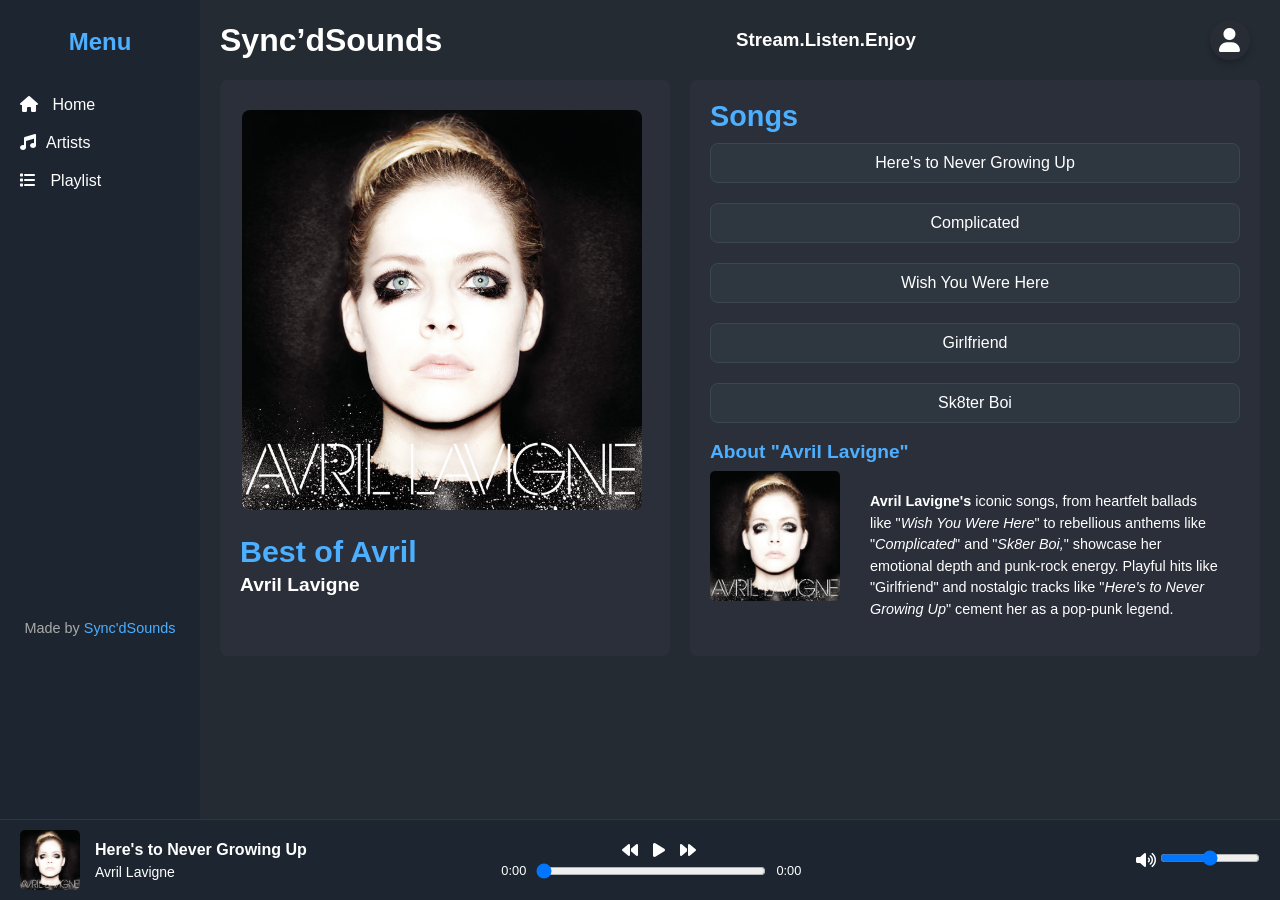
<file: P3.html>
<!DOCTYPE html>
<html lang="en">
<head>
    <meta charset="UTF-8">
    <meta name="viewport" content="width=device-width, initial-scale=1.0">
    <title>Sync’dSounds</title>
    <link rel="stylesheet" href="playlist.css">
    <link rel="icon" href="data:image/svg+xml,<svg xmlns='http://www.w3.org/2000/svg' width='512' height='512' viewBox='0 0 512 512'><circle cx='256' cy='256' r='256' fill='%231e1e1e'/><text x='50%25' y='50%25' text-anchor='middle' fill='%234dafff' font-family='Arial, sans-serif' font-size='200' dy='.3em' font-weight='bold'>S'dS</text></svg>">
    <link rel="stylesheet" href="https://cdnjs.cloudflare.com/ajax/libs/font-awesome/4.7.0/css/font-awesome.min.css">
    <link rel="stylesheet" href="https://cdnjs.cloudflare.com/ajax/libs/font-awesome/6.0.0-beta3/css/all.min.css">
</head>
<body>
    <div class="container">
        <div class="sidebar">
            <div class="brand">Menu</div>
            <nav class="menu">
              <ul>
                <li>
                    <a href="index.html">
                      <i class="fas fa-home"></i> Home
                    </a>
                </li> 
                <li>
                    <a href="Artist.html">
                      <i class="fas fa-music"></i>Artists
                    </a>
                </li> 
                <li class="dropdown">  
                  <i class="fas fa-list"></i> Playlist
                  <ul class="dropdown-menu">
                    <li><a href="P1.html">17 Is Right Here</a></li>
                    <li><a href="P2.html">BE</a></li>
                    <li><a href="P3.html">Best of Avril</a></li>
                    <li><a href="P4.html">Top Hits</a></li>
                  </ul>
                </li>
              </ul>
            </nav>
            <div class="footer">
                Made by <a>Sync'dSounds</a>
            </div>
        </div>

        <main class="main">
            <header class="header">
                <h1>Sync’dSounds</h1>
                <div class="header-center">
                    <h3>Stream.Listen.Enjoy</h3>
                </div> 
                <div class="login">
                    <a href="login.html">
                    <i class="fa-solid fa-user"></i>
                    </a>
                </div>
            </header>

            <section class="main-content">
                <div class="player-and-playlist">
                    <div class="player-section">
                        <div class="album-info">
                            <img id="player-track-image" src="pictures/GrowingUp.jpg" alt="Album Cover">
                            <div>
                                <h2 id="player-track-title">Best of Avril</h2>
                                <h3 id="player-track-artist">Avril Lavigne</h3>
                            </div>
                        </div>
                    </div>

                    <div class="playlist-section">
                        <div class="songs-and-album">
                            <div class="songs">
                                <h3>Songs</h3>
                                <ul class="song-list">
                                    <li class="song-item">
                                        <div class="song-container" data-audio="Avril/Here's to Never Growing Up.mp3" data-title="Here's to Never Growing Up" data-artist="Avril Lavigne" data-image="pictures/GrowingUp.jpg">
                                        Here's to Never Growing Up
                                        </div>
                                    </li>
                                    <li class="song-item">
                                        <div class="song-container" data-audio="Avril/spotifydown.com - Complicated.mp3" data-title="Complicated" data-artist="Avril Lavigne" data-image="pictures/LetGo.jpg">
                                        Complicated
                                        </div>
                                    </li>
                                    <li class="song-item">
                                        <div class="song-container" data-audio="Avril/Wish You Were Here.mp3" data-title="Wish You Were Here" data-artist="Avril Lavigne" data-image="pictures/Wishyouwerehere.jpg">
                                        Wish You Were Here
                                        </div>
                                    </li>
                                    <li class="song-item">
                                        <div class="song-container" data-audio="Avril/Girlfriend.mp3" data-title="Girlfriend" data-artist="Avril Lavigne" data-image="pictures/girlfriend.jpg">
                                        Girlfriend
                                        </div>
                                    </li>
                                    <li class="song-item">
                                        <div class="song-container" data-audio="Avril/spotifydown.com - Sk8er Boi.mp3" data-title="Sk8ter Boi" data-artist="Avril Lavigne" data-image="pictures/LetGo.jpg" >
                                        Sk8ter Boi
                                        </div>
                                    </li>
                                </ul>
                            </div>
                        </div>

                        <div class="about-album">
                            <h2>About "Avril Lavigne"</h2>
                            <div class="album-infos">
                            <img src="pictures/GrowingUp.jpg" alt="Artist Picture" class="album-picture">
                            <p class="album-description">
                                <b>Avril Lavigne's</b> iconic songs, from heartfelt ballads like "<i>Wish You Were Here</i>" 
                                to rebellious anthems like "<i>Complicated</i>" and "<i>Sk8er Boi,</i>" showcase her emotional 
                                depth and punk-rock energy. Playful hits like "Girlfriend" and nostalgic tracks 
                                like "<i>Here's to Never Growing Up</i>" cement her as a pop-punk legend.
                            </p>
                            </div>
                        </div>
                    </div>
                </div>
            </section>              
        </main>

        <footer class="media-controls">
            <div class="footer-player">
                <div id="footer-track-info">
                    <img id="footer-track-image" src="pictures/GrowingUp.jpg" alt="Album Cover" />
                    <div>
                        <p id="footer-track-title">Here's to Never Growing Up</p>
                        <p id="footer-track-artist">Avril Lavigne</p>
                    </div>
                </div>

                <div class="footer-controls-center">
                    <div class="footer-buttons">
                        <i class="fa fa-backward" id="prev-button"></i>
                        <i class="fa fa-play" id="play-button"></i>
                        <i class="fa fa-forward" id="next-button"></i>
                    </div>
                    <div class="time-display">
                        <span id="current-time">0:00</span>
                        <input type="range" id="progress-slider" value="0" min="0" max="100">
                        <span id="total-time">0:00</span>
                    </div>
                </div>

                <div class="volume-control">
                    <i class="fa-solid fa-volume-high"></i>
                    <input type="range" id="volume-slider" min="0" max="1" step="0.01" value="0.5">
                </div>
            </div>
        </footer>
    </div>
</body>
</html>

<script>
    document.addEventListener("DOMContentLoaded", () => {
    const songItems = document.querySelectorAll(".song-container");
    const playButton = document.querySelector("#play-button");
    const prevButton = document.querySelector("#prev-button");
    const nextButton = document.querySelector("#next-button");
    const progressSlider = document.querySelector("#progress-slider");
    const currentTimeDisplay = document.querySelector("#current-time");
    const totalTimeDisplay = document.querySelector("#total-time");

    const volumeSlider = document.querySelector("#volume-slider");
    const volumeIcon = document.querySelector(".fa-solid.fa-volume-high");

    volumeSlider.addEventListener("input", (e) => {
        const volume = e.target.value;
        if (currentAudio) {
            currentAudio.volume = volume;
        }
    });
    

    const footerTrackTitle = document.querySelector("#footer-track-title");
    const footerTrackArtist = document.querySelector("#footer-track-artist");
    const footerTrackImage = document.querySelector("#footer-track-image");

    const playerTrackTitle = document.querySelector("#player-track-title");
    const playerTrackArtist = document.querySelector("#player-track-artist");
    const playerTrackImage = document.querySelector("#player-track-image");

    const pauseButtonClass = "fa-pause";
    const playButtonClass = "fa-play";

    let currentAudio = null;
    let currentSongIndex = -1;
    let isPlaying = false;
    let updateInterval = null;

    function playSong(index) {
        if (currentAudio) {
            currentAudio.pause();
            currentAudio.currentTime = 0;
            clearInterval(updateInterval);
        }

        currentSongIndex = index;
        const selectedSong = songItems[currentSongIndex];

        const audioSrc = selectedSong.getAttribute("data-audio");
        const songTitle = selectedSong.getAttribute("data-title");
        const songArtist = selectedSong.getAttribute("data-artist");
        const songImage = selectedSong.getAttribute("data-image");

        footerTrackTitle.textContent = songTitle || "Unknown Title";
        footerTrackArtist.textContent = songArtist || "Unknown Artist";
        footerTrackImage.src = songImage || "default-image.jpg"; 

        playerTrackTitle.textContent = songTitle || "Unknown Title";
        playerTrackArtist.textContent = songArtist || "Unknown Artist";
        playerTrackImage.src = songImage || "default-image.jpg"; 

        currentAudio = new Audio(audioSrc);

        currentAudio.addEventListener("loadedmetadata", () => {
            const totalSeconds = Math.floor(currentAudio.duration);
            totalTimeDisplay.textContent = formatTime(totalSeconds);
            progressSlider.max = totalSeconds;
        });

        currentAudio.play();
        isPlaying = true;
        updatePlayButton(true);

        updateInterval = setInterval(updateProgress, 1000);
        currentAudio.addEventListener("ended", playNextSong);
    }

    function playNextSong() {
        const nextIndex = (currentSongIndex + 1) % songItems.length;
        playSong(nextIndex);
    }

    function updatePlayButton(isPlaying) {
        if (isPlaying) {
            playButton.classList.remove(playButtonClass);
            playButton.classList.add(pauseButtonClass);
        } else {
            playButton.classList.remove(pauseButtonClass);
            playButton.classList.add(playButtonClass);
        }
    }

    function updateProgress() {
        if (currentAudio) {
            progressSlider.value = Math.floor(currentAudio.currentTime);
            currentTimeDisplay.textContent = formatTime(Math.floor(currentAudio.currentTime));
        }
    }

    function formatTime(seconds) {
        const minutes = Math.floor(seconds / 60);
        const remainingSeconds = seconds % 60;
        return `${minutes}:${remainingSeconds.toString().padStart(2, "0")}`;
    }

    playButton.addEventListener("click", () => {
        if (!currentAudio) return;

        if (isPlaying) {
            currentAudio.pause();
            isPlaying = false;
        } else {
            currentAudio.play();
            isPlaying = true;
        }
        updatePlayButton(isPlaying);
    });

    prevButton.addEventListener("click", () => {
        if (songItems.length === 0) return;

        const prevIndex = (currentSongIndex - 1 + songItems.length) % songItems.length;
        playSong(prevIndex);
    });

    nextButton.addEventListener("click", () => {
        if (songItems.length === 0) return;

        const nextIndex = (currentSongIndex + 1) % songItems.length;
        playSong(nextIndex);
    });

    progressSlider.addEventListener("input", (e) => {
        if (currentAudio) {
            currentAudio.currentTime = e.target.value;
            currentTimeDisplay.textContent = formatTime(Math.floor(currentAudio.currentTime));
        }
    });

    songItems.forEach((item, index) => {
        item.addEventListener("click", () => {
            playSong(index);
        });
    });
});
    </script>
</file>
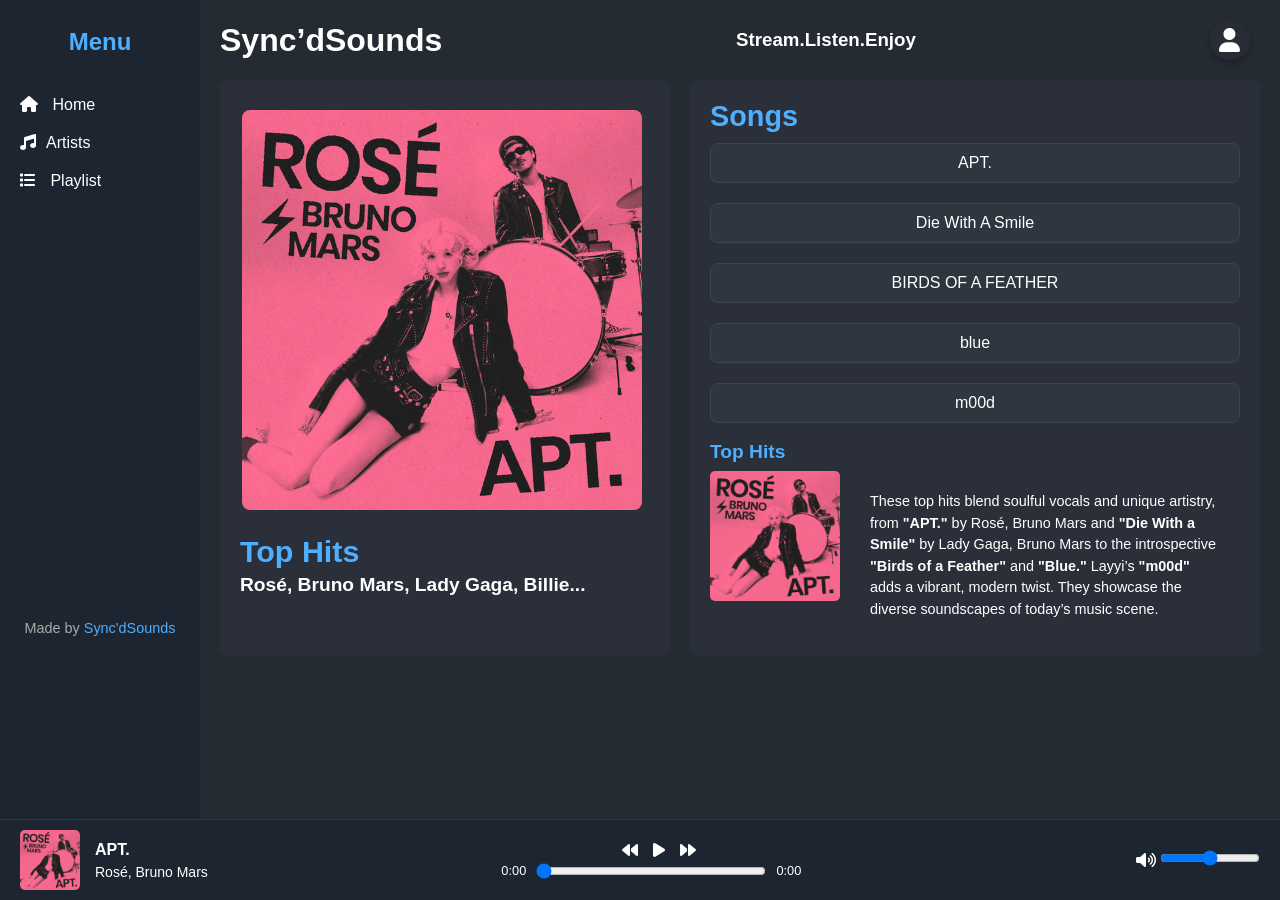
<file: P4.html>
<!DOCTYPE html>
<html lang="en">
<head>
    <meta charset="UTF-8">
    <meta name="viewport" content="width=device-width, initial-scale=1.0">
    <title>Sync’dSounds</title>
    <link rel="stylesheet" href="playlist.css">
    <link rel="icon" href="data:image/svg+xml,<svg xmlns='http://www.w3.org/2000/svg' width='512' height='512' viewBox='0 0 512 512'><circle cx='256' cy='256' r='256' fill='%231e1e1e'/><text x='50%25' y='50%25' text-anchor='middle' fill='%234dafff' font-family='Arial, sans-serif' font-size='200' dy='.3em' font-weight='bold'>S'dS</text></svg>">
    <link rel="stylesheet" href="https://cdnjs.cloudflare.com/ajax/libs/font-awesome/4.7.0/css/font-awesome.min.css">
    <link rel="stylesheet" href="https://cdnjs.cloudflare.com/ajax/libs/font-awesome/6.0.0-beta3/css/all.min.css">
</head>
<body>
    <div class="container">
        <div class="sidebar">
            <div class="brand">Menu</div>
            <nav class="menu">
              <ul>
                <li>
                    <a href="index.html">
                      <i class="fas fa-home"></i> Home
                    </a>
                </li> 
                <li>
                    <a href="Artist.html">
                      <i class="fas fa-music"></i>Artists
                    </a>
                </li> 
                <li class="dropdown">  
                  <i class="fas fa-list"></i> Playlist
                  <ul class="dropdown-menu">
                    <li><a href="P1.html">17 Is Right Here</a></li>
                    <li><a href="P2.html">BE</a></li>
                    <li><a href="P3.html">Best of Avril</a></li>
                    <li><a href="P4.html">Top Hits</a></li>
                  </ul>
                </li>
              </ul>
            </nav>
            <div class="footer">
                Made by <a>Sync'dSounds</a>
            </div>
        </div>

        <main class="main">
            <header class="header">
                <h1>Sync’dSounds</h1>
                <div class="header-center">
                    <h3>Stream.Listen.Enjoy</h3>
                </div> 
                <div class="login">
                    <a href="login.html">
                    <i class="fa-solid fa-user"></i>
                    </a>
                </div>
            </header>

            <section class="main-content">
                <div class="player-and-playlist">
                    <div class="player-section">
                        <div class="album-info">
                            <img id="player-track-image" src="pictures/Apt.jpg" alt="Album Cover">
                            <div>
                                <h2 id="player-track-title">Top Hits</h2>
                                <h3 id="player-track-artist">Rosé, Bruno Mars, Lady Gaga, Billie...</h3>
                            </div>
                        </div>
                    </div>

                    <div class="playlist-section">
                        <div class="songs-and-album">
                            <div class="songs">
                                <h3>Songs</h3>
                                <ul class="song-list">
                                    <li class="song-item">
                                        <div class="song-container" data-audio="Random/APT..mp3" data-title="APT." data-artist="Rosé, Bruno Mars" data-image="pictures/Apt.jpg">
                                        APT.
                                        </div>
                                    </li>
                                    <li class="song-item">
                                        <div class="song-container" data-audio="Random/Die with a smile.mp3" data-title="Die With A Smile" data-artist="Lady Gaga, Bruno Mars" data-image="pictures/Diewithasmile.jpg">
                                        Die With A Smile
                                        </div>
                                    </li>
                                    <li class="song-item">
                                        <div class="song-container" data-audio="Random/Birds of a feather.mp3" data-title="BIRDS OF A FEATHER" data-artist="Billie Eilish" data-image="pictures/Billie.jpg">
                                        BIRDS OF A FEATHER
                                        </div>
                                    </li>
                                    <li class="song-item">
                                        <div class="song-container" data-audio="Random/blue.mp3" data-title="blue" data-artist="yung-kai" data-image="pictures/blue.jpg">
                                        blue
                                        </div>
                                    </li>
                                    <li class="song-item">
                                        <div class="song-container" data-audio="Random/m00d.mp3" data-title="m00d" data-artist="LAYYI" data-image="pictures/layyi.jpg" >
                                        m00d
                                        </div>
                                    </li>
                                </ul>
                            </div>
                        </div>

                        <div class="about-album">
                            <h2>Top Hits</h2>
                            <div class="album-infos">
                            <img src="pictures/Apt.jpg" alt="Artist Picture" class="album-picture">
                            <p class="album-description">
                                These top hits blend soulful vocals and unique artistry, from <b>"APT."</b> by Rosé, Bruno Mars and <b>"Die With a Smile"</b> 
                                by Lady Gaga, Bruno Mars to the introspective <b>"Birds of a Feather"</b> and <b>"Blue."</b> Layyi’s <b>"m00d"</b> 
                                adds a vibrant, modern twist. They showcase the diverse soundscapes of today’s music scene.
                            </div>
                        </div>
                    </div>
                </div>
            </section>            
        </main>

        <footer class="media-controls">
            <div class="footer-player">
                <div id="footer-track-info">
                    <img id="footer-track-image" src="pictures/Apt.jpg" alt="Album Cover" />
                    <div>
                        <p id="footer-track-title">APT.</p>
                        <p id="footer-track-artist">Rosé, Bruno Mars</p>
                    </div>
                </div>

                <div class="footer-controls-center">
                    <div class="footer-buttons">
                        <i class="fa fa-backward" id="prev-button"></i>
                        <i class="fa fa-play" id="play-button"></i>
                        <i class="fa fa-forward" id="next-button"></i>
                    </div>
                    <div class="time-display">
                        <span id="current-time">0:00</span>
                        <input type="range" id="progress-slider" value="0" min="0" max="100">
                        <span id="total-time">0:00</span>
                    </div>
                </div>

                <div class="volume-control">
                    <i class="fa-solid fa-volume-high"></i>
                    <input type="range" id="volume-slider" min="0" max="1" step="0.01" value="0.5">
                </div>
            </div>
        </footer>
    </div>
</body>
</html>

<script>
    document.addEventListener("DOMContentLoaded", () => {
    const songItems = document.querySelectorAll(".song-container");
    const playButton = document.querySelector("#play-button");
    const prevButton = document.querySelector("#prev-button");
    const nextButton = document.querySelector("#next-button");
    const progressSlider = document.querySelector("#progress-slider");
    const currentTimeDisplay = document.querySelector("#current-time");
    const totalTimeDisplay = document.querySelector("#total-time");

    const volumeSlider = document.querySelector("#volume-slider");
    const volumeIcon = document.querySelector(".fa-solid.fa-volume-high");

    volumeSlider.addEventListener("input", (e) => {
        const volume = e.target.value;
        if (currentAudio) {
            currentAudio.volume = volume;
        }
    });
    

    const footerTrackTitle = document.querySelector("#footer-track-title");
    const footerTrackArtist = document.querySelector("#footer-track-artist");
    const footerTrackImage = document.querySelector("#footer-track-image");

    const playerTrackTitle = document.querySelector("#player-track-title");
    const playerTrackArtist = document.querySelector("#player-track-artist");
    const playerTrackImage = document.querySelector("#player-track-image");

    const pauseButtonClass = "fa-pause";
    const playButtonClass = "fa-play";

    let currentAudio = null;
    let currentSongIndex = -1;
    let isPlaying = false;
    let updateInterval = null;

    function playSong(index) {
        if (currentAudio) {
            currentAudio.pause();
            currentAudio.currentTime = 0;
            clearInterval(updateInterval);
        }

        currentSongIndex = index;
        const selectedSong = songItems[currentSongIndex];

        const audioSrc = selectedSong.getAttribute("data-audio");
        const songTitle = selectedSong.getAttribute("data-title");
        const songArtist = selectedSong.getAttribute("data-artist");
        const songImage = selectedSong.getAttribute("data-image");

        footerTrackTitle.textContent = songTitle || "Unknown Title";
        footerTrackArtist.textContent = songArtist || "Unknown Artist";
        footerTrackImage.src = songImage || "default-image.jpg"; 

        playerTrackTitle.textContent = songTitle || "Unknown Title";
        playerTrackArtist.textContent = songArtist || "Unknown Artist";
        playerTrackImage.src = songImage || "default-image.jpg"; 

        currentAudio = new Audio(audioSrc);

        currentAudio.addEventListener("loadedmetadata", () => {
            const totalSeconds = Math.floor(currentAudio.duration);
            totalTimeDisplay.textContent = formatTime(totalSeconds);
            progressSlider.max = totalSeconds;
        });

        currentAudio.play();
        isPlaying = true;
        updatePlayButton(true);

        updateInterval = setInterval(updateProgress, 1000);
        currentAudio.addEventListener("ended", playNextSong);
    }

    function playNextSong() {
        const nextIndex = (currentSongIndex + 1) % songItems.length;
        playSong(nextIndex);
    }

    function updatePlayButton(isPlaying) {
        if (isPlaying) {
            playButton.classList.remove(playButtonClass);
            playButton.classList.add(pauseButtonClass);
        } else {
            playButton.classList.remove(pauseButtonClass);
            playButton.classList.add(playButtonClass);
        }
    }

    function updateProgress() {
        if (currentAudio) {
            progressSlider.value = Math.floor(currentAudio.currentTime);
            currentTimeDisplay.textContent = formatTime(Math.floor(currentAudio.currentTime));
        }
    }

    function formatTime(seconds) {
        const minutes = Math.floor(seconds / 60);
        const remainingSeconds = seconds % 60;
        return `${minutes}:${remainingSeconds.toString().padStart(2, "0")}`;
    }

    playButton.addEventListener("click", () => {
        if (!currentAudio) return;

        if (isPlaying) {
            currentAudio.pause();
            isPlaying = false;
        } else {
            currentAudio.play();
            isPlaying = true;
        }
        updatePlayButton(isPlaying);
    });

    prevButton.addEventListener("click", () => {
        if (songItems.length === 0) return;

        const prevIndex = (currentSongIndex - 1 + songItems.length) % songItems.length;
        playSong(prevIndex);
    });

    nextButton.addEventListener("click", () => {
        if (songItems.length === 0) return;

        const nextIndex = (currentSongIndex + 1) % songItems.length;
        playSong(nextIndex);
    });

    progressSlider.addEventListener("input", (e) => {
        if (currentAudio) {
            currentAudio.currentTime = e.target.value;
            currentTimeDisplay.textContent = formatTime(Math.floor(currentAudio.currentTime));
        }
    });

    songItems.forEach((item, index) => {
        item.addEventListener("click", () => {
            playSong(index);
        });
    });
});
    </script>
</file>
<file: style.css>
* {
    margin: 0;
    padding: 0;
    box-sizing: border-box;
}

body {
    font-family: Arial, sans-serif;
    background-color: #242b33;
    color: #fff;
}

.container {
    display: flex;
    height: 100vh;
}

.sidebar {
    width: 200px; 
    background-color: #1d2630;
    color: #fff;
    display: flex;
    flex-direction: column;
    height: 100vh;
    padding: 10px 0;
  }
  
  .brand {
    font-size: 1.5em;
    color: #4dafff;
    text-align: center;
    font-weight: bold;
    margin-top: 18px;
    margin-bottom: 30px;
  }
  
  .menu ul {
    list-style: none;
    padding: 0;
    margin: 0;
  }
  
  .menu li {
    padding: 10px 20px;
    font-size: 1em;
    color: #fff;
    cursor: pointer;
    transition: all 0.3s ease;
  }
  
  .menu li:hover {
    background-color: #2a3540;
    color: #4dafff;
  }
  
  .menu li i {
    margin-right: 10px;
  }

  .menu ul li a {
    text-decoration: none;
    color: white;
    display: block;
  }
  
  .menu ul li a:hover {
    color: #4dafff;
  }
  
  .menu .dropdown {
    position: relative;
  }
  
  .menu .dropdown-menu {
    display: none;
    position: absolute;
    left: 40px;
    background-color: #2a3540; 
    width: 160px; 
    margin-top: 10px;
    padding: 0;
    z-index: 10;
  }
  
  .menu .dropdown-menu li {
    padding: 10px;
    color: #fff;
    text-align: left;
  }
  
  .menu .dropdown-menu li:hover {
    background-color: #3a4652;
  }
  
  .menu .dropdown:hover .dropdown-menu {
    display: block;
  }
  
  .dropdown-menu li a {
    text-decoration: none;
    color: white;
    display: block;
  }
  
  .dropdown-menu li a:hover {
    color: #4dafff;
  }

  /* footer sa sidebar */
  .footer {
    text-align: center;
    font-size: 0.9em;
    color:#aaa;
    padding: 10px 0;
    margin-top: 410px;
  }
  
  .footer a {
    color:#4dafff;
    text-decoration: none;
  }

.main {
    flex: 1;
    padding: 20px;
    display: flex;
    flex-direction: column;
}

.header {
    display: flex;
    justify-content: space-between;
    align-items: center;
    margin-bottom: 20px;
}

.login {
    display: flex;
    justify-content: center; 
    align-items: center; 
    background-color: #282c34; 
    width: 40px; 
    height: 40px; 
    border-radius: 50%;
    box-shadow: 0 4px 6px rgba(0, 0, 0, 0.2);
    cursor: pointer;
    transition: transform 0.2s, background-color 0.2s;
    margin-right: 1%;
}

.login i {
    color: #fff;
    font-size: 1.5em;
}

.login:hover {
    background-color: #4dafff;
    transform: scale(1.1); 
}


/* main content */
.main-content {
    display: flex;
    flex-direction: column;
    gap: 20px;
}

.player-and-playlist {
    display: flex;
    justify-content: space-between;
    gap: 20px;
    align-items: stretch;
}

.player-section {
    background-color: #2b2f3a;
    max-width: 450px;
    padding: 20px;
    border-radius: 8px;
    flex: 1; 
    display: flex;
    flex-direction: column;
    justify-content: space-between;
    height: 100%;
}

.album-container {
    margin-bottom: 20px;
}

#player-track-image {
    width: 400px;
    height: 400px;
    border-radius: 8px;
    margin-left: 0.5%;
    margin-top: 10px;
}

#player-track-title {
    font-size: 1.9em;
    margin-bottom: 5px;
    margin-top: 20px;
    color: #4dafff;
}

/* playlist */
.playlist-section {
    background-color: #2b2f3a;
    padding: 20px;
    border-radius: 8px;
    display: flex;
    flex-direction: column;
    gap: 20px;
    flex: 1;
}

/* song and artist */
.songs-and-artists {
    display: flex;
    justify-content: space-between;
    gap: 20px; 
}

.popular-songs {
    flex: 1; 
}

.popular-songs h3 {
    font-size: 1.2em;
    margin-bottom: 10px;
    color: #4dafff;
}

.song-list {
    list-style: none;
    padding: 0;
}

.song-item {
    margin-bottom: 10px;
}

.song-item-hidden {
    display: none;
}

.song-container {
    background-color: #2e3640;
    padding: 10px;
    border: 1px solid #3a4652;
    border-radius: 8px;
    font-size: 1em;
    color: #fff;
    text-align: center;
    transition: background-color 0.3s ease;
}

.song-container:hover {
    background-color: #3a4652;
    cursor: pointer;
}

.popular-artists {
    flex: 0 0 250px; 
}

.popular-artists h3 {
    font-size: 1.2em;
    margin-bottom: 10px;
    color: #4dafff;
}

.artist-list {
    list-style: none;
    padding: 0;
    display: flex;
    flex-direction: column; 
    gap: 10px;
}

.artist-item {
    margin-bottom: 2px;
    margin-top: 2px;
}

.artist-container {
    display: flex;
    align-items: center;
    justify-content: left;
    background-color: #2b2f3a;
    border-radius: 8px;
    font-size: 1em;
    color: #fff;
    text-align: center;
    width: 100%; 
}

.artist-image {
    width: 50px; 
    height: 50px;
    border-radius: 50%; 
    margin-right: 10px;
}

/*Playlist */
.choose-playlist {
    margin-top: -5px; 
}

.choose-playlist h3 {
    font-size: 1.2em;
    margin-bottom: 10px;
    color: #4dafff;
}

.playlist-options {
    display: flex;
    gap: 40px;
}

.playlist-card {
    background-color: #2e3640;
    padding: 10px;
    border-radius: 8px;
    text-align: center;
    width: 150px;
}

.playlist-card img {
    width: 100%;
    height: auto;
    border-radius: 5px;
    margin-bottom: 10px;
}

.playlist-card:hover{
    transform: scale(1.1);
    box-shadow: 0 8px 16px rgba(0, 0, 0, 0.2);
}

/* media controls */
.media-controls {
    background-color: #1d2630;
    color: #fff;
    padding: 10px 20px;
    display: flex;
    justify-content: space-between;
    align-items: center;
    position: fixed;
    bottom: 0;
    width: 100%;
    border-top: 1px solid #2e3640;
    z-index: 10;
}

.footer-player {
    display: flex;
    justify-content: space-between;
    align-items: center;
    width: 100%;
    gap: 20px;
}

#footer-track-info {
    display: flex;
    flex: 2;
    max-width: 110px;
    align-items: center;
    background-color: #1d2630;
}

#footer-track-image {
    width: 60px;
    height: 60px;
    border-radius: 5px;
    object-fit: cover;
    margin-right: 15px;
}

#footer-track-info div {
    display: flex;
    flex-direction: column;
    justify-content: center;
}

#footer-track-title {
    font-size: 16px;
    font-weight: bold;
    color: white;
    margin: 0;
    white-space: nowrap;
    overflow: hidden;
    text-overflow: ellipsis;
}

#footer-track-artist {
    font-size: 14px;
    color: white;
    margin: 5px 0 0;
    white-space: nowrap;
    overflow: hidden;
    text-overflow: ellipsis;
}


/* buttons */
.footer-controls-center {
    display: flex;
    flex-direction: column;
    align-items: center;
    gap: 5px;
    margin-left: 3%;
}

.footer-buttons {
    display: flex;
    align-items: center;
    gap: 15px;
    cursor: pointer;
    margin-left: 15px;
}

.footer-buttons #prev-button:hover {
    color: #4dafff;
}

.footer-buttons #play-button:hover {
    color: #4dafff;
}

.footer-buttons #next-button:hover {
    color: #4dafff;
}

.time-display {
    display: flex;
    align-items: center;
    gap: 10px;
    width: 300px;
}

#progress-slider {
    width: 300px;
    cursor: pointer;
}
.time-display #current-time,
.time-display #total-time {
    font-size: 0.8em;
}

#volume-slider {
    width: 100px;
    cursor: pointer;
}

/* main content sa Artist.html */
.main-content {
    display: flex;
    flex-direction: column;
    gap: 20px;
}

/* Artist */
.artist-section {
    margin-top: 15px; 
}

.artist-section h3 {
    font-size: 2em;
    margin-bottom: 15px;
    color: #4dafff;
}

.artist-section h5 {
    font-size: 1.1em;
    margin-bottom: 15px;
    color: #4dafff;
}

.artist-options {
    display: flex;
    gap: 12px;
    margin-left: 0.5%;
}

.artist-card {
    background-color: #2e3640;
    padding: 10px;
    border-radius: 8px;
    text-align: center;
    width: 150px;
}

.artist-card img {
    width: 100%;
    border-radius: 100px;
    margin-bottom: 10px;
}

.artist-card:hover{
    transform: scale(1.1);
    box-shadow: 0 8px 16px rgba(0, 0, 0, 0.2);
}

/* footer part sa artist html */
.footerr {
    text-align: center;
    font-size: 0.9em;
    color:#aaa;
    padding: 10px 0;
    margin-top: 495px;
  }
  
  .footerr a {
    color:#4dafff;
    text-decoration: none;
}
</file>
<file: login.css>
body {
    margin: 0;
    font-family: 'Arial', sans-serif;
    background: linear-gradient(135deg, #242b33, #3498db);
    display: flex;
    justify-content: center;
    align-items: center;
    height: 100vh;
    color: #fff;
  }
  
  .form-container {
    width: 100%;
    max-width: 400px;
    background: #fff;
    color: #333;
    border-radius: 10px;
    overflow: hidden;
    box-shadow: 0 4px 10px rgba(0, 0, 0, 0.2);
  }
  
  .form-card {
    padding: 20px;
    text-align: center;
  }
  
  .hidden {
    display: none;
  }
  
  h2 {
    margin-bottom: 20px;
  }
  
  form {
    display: flex;
    flex-direction: column;
  }
  
  input {
    margin-bottom: 15px;
    padding: 10px;
    border: 1px solid #ccc;
    border-radius: 5px;
    font-size: 14px;
  }
  
  button {
    padding: 10px;
    border: none;
    border-radius: 5px;
    background: linear-gradient(90deg, #242b33, #3498db);
    color: #fff;
    font-size: 16px;
    cursor: pointer;
    transition: background 0.3s ease;
  }
  
  button:hover {
    background: linear-gradient(90deg, #3498db, #242b33);
  }
  
  .forgot-password {
    text-decoration: none;
    font-size: 12px;
    color: #3498db;
    margin-bottom: 20px;
  }
  
  p {
    font-size: 14px;
  }
  
  a {
    color: #3498db;
    text-decoration: none;
  }
  
  a:hover {
    text-decoration: underline;
  }
</file>
<file: playlist.css>
* {
    margin: 0;
    padding: 0;
    box-sizing: border-box;
}

body {
    font-family: Arial, sans-serif;
    background-color: #242b33;
    color:#fff;
}

.container {
    display: flex;
    height: 100vh;
}

.sidebar {
    width: 200px; 
    background-color:#1d2630;
    color:#fff;
    display: flex;
    flex-direction: column;
    height: 100vh; 
    padding: 10px 0;
  }
  
  .brand {
    font-size: 1.5em;
    color:#4dafff;
    text-align: center;
    font-weight: bold;
    margin-top: 18px;
    margin-bottom: 30px;
  }
  
  .menu ul {
    list-style: none;
    padding: 0;
    margin: 0;
  }
  
  .menu li {
    padding: 10px 20px;
    font-size: 1em;
    color:#fff;
    cursor: pointer;
    transition: all 0.3s ease;
  }
  
  .menu li:hover {
    background-color:#2a3540;
    color:#4dafff;
  }
  
  .menu li i {
    margin-right: 10px;
  }

  .menu ul li a {
    text-decoration: none;
    color: white;
    display: block;
  }
  
  .menu ul li a:hover {
    color:#4dafff;
  }
  
  .menu .dropdown {
    position: relative;
  }
  
  .menu .dropdown-menu {
    display: none;
    position: absolute;
    left: 40px;
    background-color:#2a3540; 
    width: 160px; 
    margin-top: 10px;
    padding: 0;
    z-index: 10;
  }
  
  .menu .dropdown-menu li {
    padding: 10px;
    color:#fff;
    text-align: left;
  }
  
  .menu .dropdown-menu li:hover {
    background-color:#3a4652;
  }
  
  .menu .dropdown:hover .dropdown-menu {
    display: block;
  }
  
  .dropdown-menu li a {
    text-decoration: none;
    color: white;
    display: block;
  }
  
  .dropdown-menu li a:hover {
    color:#4dafff;
  } 

  /* footer sa sidebar*/
  .footer {
    text-align: center;
    font-size: 0.9em;
    color:#aaa;
    padding: 10px 0;
    margin-top: 410px;
  }
  
  .footer a {
    color:#4dafff;
    text-decoration: none;
  }

.main {
    flex: 1;
    padding: 20px;
    display: flex;
    flex-direction: column;
}

.header {
    display: flex;
    justify-content: space-between;
    align-items: center;
    margin-bottom: 20px;
}

.login {
    display: flex;
    justify-content: center; 
    align-items: center; 
    background-color:#282c34; 
    width: 40px; 
    height: 40px; 
    border-radius: 50%;
    box-shadow: 0 4px 6px rgba(0, 0, 0, 0.2);
    cursor: pointer;
    transition: transform 0.2s, background-color 0.2s;
    margin-right: 1%;
}

.login i {
    color:#fff;
    font-size: 1.5em;
}

.login:hover {
    background-color:#4dafff;
    transform: scale(1.1); 
}

/* main content */
.main-content {
    display: flex;
    flex-direction: column;
    gap: 20px;
}

.player-and-playlist {
    display: flex;
    justify-content: space-between;
    gap: 20px;
    align-items: stretch;
}     

.player-section {
    background-color: #2b2f3a;
    max-width: 450px; 
    padding: 20px;
    border-radius: 8px;
    flex: 2;
    display: flex;
    flex-direction: column;
    justify-content: space-between;
    height: 100%;
}

/* album & song */
.player-section {
    display: flex;
    gap: 20px;
    align-items: flex-start;
}

.album-info {
    flex: 1;
    text-align: left;
}

.album-cover {
    width: 400px;
    height: 400px;
    border-radius: 8px;
    margin-left: 0.8%;
    margin-top: 10px;
}
#player-track-image {
    width: 400px;
    height: 400px;
    border-radius: 8px;
    margin-left: 0.5%;
    margin-top: 10px;
}

.album-info h2 {
    font-size: 1.9em;
    margin-bottom: 5px;
    margin-top: 20px;
    color:#4dafff;
}

.album-info h3 {
    font-size: 1.2em;
    margin-bottom: 10px;
    color: white;
}

/* playlist */
.playlist-section {
    background-color: #2b2f3a;
    padding: 20px;
    border-radius: 8px;
    display: flex;
    flex-direction: column;
    gap: 20px;
    flex: 1;
}    

.songs-and-album {
    display: flex;
    justify-content: space-between;
    gap: 20px;
}

.songs {
    flex: 1; 
}

.songs h3 {
    font-size: 1.8em;
    margin-bottom: 10px;
    color:#4dafff;
}

.song-list {
    list-style: none;
    padding: 0;
}

.song-item {
    margin-bottom: 20px;
}

.song-container {
    background-color:#2e3640;
    padding: 10px;
    border: 1px solid#3a4652;
    border-radius: 8px;
    font-size: 1em;
    color:#fff;
    text-align: center;
    transition: background-color 0.3s ease;
}

.song-container:hover {
    background-color:#3a4652;
    cursor: pointer;
}

/* artist */
.about-album h2{
    color:#4dafff;
    margin-top: -22px;
    margin-bottom: 8px;
    font-size: 1.2em;
}
.album-infos {
    gap: 10px;
    display: flex;
}

.album-picture {
    width: 130px;
    height: 130px;
    border-radius: 5px;
    margin-bottom: 10px;
}

.album-description {
    font-size: 0.9em;
    line-height: 1.5;
    margin: 20px;
    margin-bottom: 15px;
}

/* media controls */
.media-controls {
    background-color: #1d2630;
    color:#fff;
    padding: 10px 20px;
    display: flex;
    justify-content: space-between;
    align-items: center;
    position: fixed;
    bottom: 0;
    width: 100%;
    border-top: 1px solid #2e3640;
    z-index: 10;
}

.footer-player {
    display: flex;
    justify-content: space-between;
    align-items: center;
    width: 100%;
    gap: 20px;
}
#footer-track-info {
    display: flex;
    flex: 2;
    max-width: 110px;
    align-items: center;
    background-color: #1d2630; 
}
#footer-track-image {
    width: 60px;
    height: 60px;
    border-radius: 5px;
    object-fit: cover;
    margin-right: 15px;
}
#footer-track-info div {
    display: flex;
    flex-direction: column;
    justify-content: center;
}
#footer-track-title {
    font-size: 16px;
    font-weight: bold;
    color: white;
    margin: 0;
    white-space: nowrap;
    overflow: hidden;
    text-overflow: ellipsis;
}
#footer-track-artist {
    font-size: 14px;
    color: white;
    margin: 5px 0 0;
    white-space: nowrap;
    overflow: hidden;
    text-overflow: ellipsis;
}


/* buttons */
.footer-controls-center {
    display: flex;
    flex-direction: column;
    align-items: center;
    gap: 5px;
    margin-left: 3%;
}

.footer-buttons {
    display: flex;
    align-items: center;
    gap: 15px;
    cursor: pointer;
    margin-left: 15px;
}

.footer-buttons #prev-button:hover {
    color: #4dafff;
}

.footer-buttons #play-button:hover {
    color: #4dafff;
}

.footer-buttons #next-button:hover {
    color: #4dafff;
}

.time-display {
    display: flex;
    align-items: center;
    gap: 10px;
    width: 300px;
}

#progress-slider {
    width: 300px;
    cursor: pointer;
}
.time-display #current-time,
.time-display #total-time {
    font-size: 0.8em;
}

#volume-slider {
    width: 100px;
    cursor: pointer;
}
</file>
